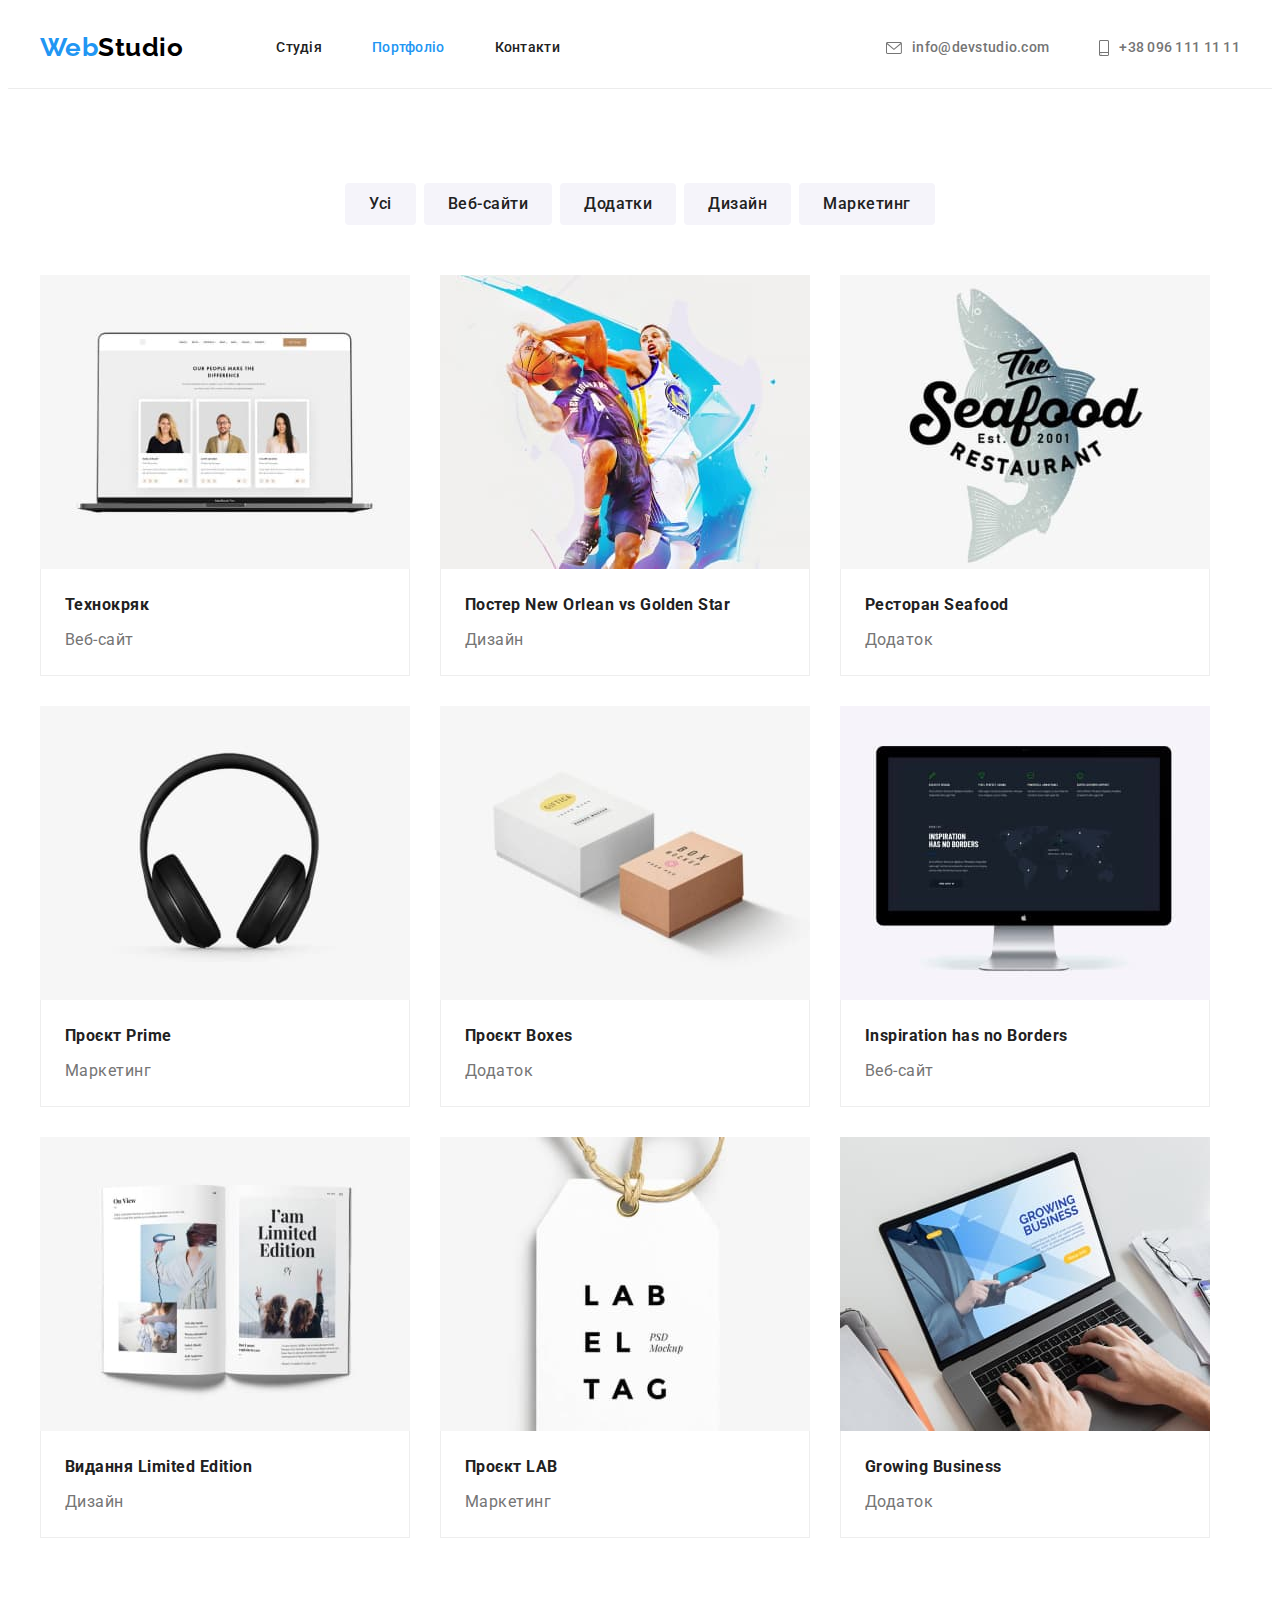
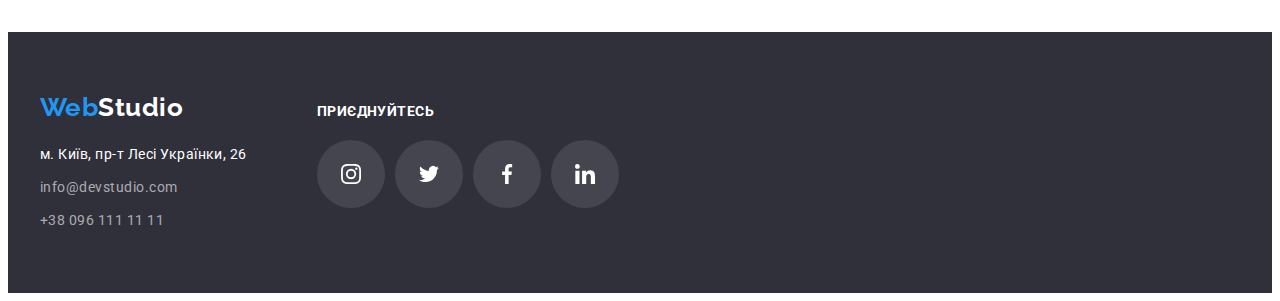
<file: portfolio.html>
<!DOCTYPE html>
<html lang="uk">
  <head>
    <meta charset="UTF-8" />
    <meta http-equiv="X-UA-Compatible" content="IE=edge" />
    <meta name="viewport" content="width=device-width, initial-scale=1.0" />
    <title>Студія</title>

    <link rel="preconnect" href="https://fonts.googleapis.com" />
    <link rel="preconnect" href="https://fonts.gstatic.com" crossorigin />
    <link
      href="https://fonts.googleapis.com/css2?family=Raleway:wght@700&family=Roboto:wght@400;500;700;900&display=swap"
      rel="stylesheet"
    />
    <link
      rel="stylesheet"
      href="https://cdnjs.cloudflare.com/ajax/libs/modern-normalize/1.1.0/modern-normalize.min.css"
      integrity="sha512-wpPYUAdjBVSE4KJnH1VR1HeZfpl1ub8YT/NKx4PuQ5NmX2tKuGu6U/JRp5y+Y8XG2tV+wKQpNHVUX03MfMFn9Q=="
      crossorigin="anonymous"
      referrerpolicy="no-referrer"
    />
    <link rel="stylesheet" href="./css/style.css" />
  </head>
  <body>
    <!-- Header -->

    <header class="header-section">
      <div class="container main-nav">
        <nav class="main-nav">
          <a href="./index.html" class="logo logo-header"
            ><span class="accent">Web</span>Studio</a
          >
          <ul class="site-nav list">
            <li class="item"><a href="./index.html" class="link">Студія</a></li>
            <li class="item">
              <a href="#" class="link curent">Портфоліо</a>
            </li>
            <li class="item">
              <a href="#" class="link">Контакти</a>
            </li>
          </ul>
        </nav>

        <ul class="auth-nav list main-nav">
          <li class="item">
            <a href="mailto:info@devstudio.com" class="link-contact link">
              <svg class="icon-link" width="16" height="12">
                <use href="./images/icons/sprite.svg#icon-envelope"></use>
              </svg>
              info@devstudio.com</a
            >
          </li>

          <li class="item">
            <a href="tel:+380961111111" class="link-contact link">
              <svg class="icon-link" width="10" height="16">
                <use href="./images/icons/sprite.svg#icon-smartphone"></use>
              </svg>
              +38 096 111 11 11</a
            >
          </li>
        </ul>
      </div>
    </header>
    <main>
      <!-- Section Button list -->

      <section class="main-portfolio">
        <div class="container">
          <h1 class="visually-hidden">Портфоліо робот</h1>
          <ul class="list button-list">
            <li>
              <button type="button" class="filter-btn">Усі</button>
            </li>
            <li>
              <button type="button" class="filter-btn">Веб-сайти</button>
            </li>
            <li>
              <button type="button" class="filter-btn">Додатки</button>
            </li>
            <li>
              <button type="button" class="filter-btn">Дизайн</button>
            </li>
            <li>
              <button type="button" class="filter-btn">Маркетинг</button>
            </li>
          </ul>

          <!-- Portfolio List -->

          <ul class="portfolio-list list">
            <li class="portfolio-item">
              <a href="" class="card-link link">
                <img
                  src="./images/img1-1.jpg"
                  alt="Зображення вебсайту"
                  width="370"
                  height="294"
                  class="type-img"
                />
                <div class="card-text">
                  <h2 class="portfolio-title">Технокряк</h2>
                  <p class="portfolio-text">Веб-сайт</p>
                </div>
              </a>
            </li>

            <li class="portfolio-item">
              <a href="" class="card-link link">
                <img
                  src="./images/img1-2.jpg"
                  alt="Зображення постеру"
                  width="370"
                  height="294"
                  class="type-img"
                />
                <div class="card-text">
                  <h2 class="portfolio-title">
                    Постер New Orlean vs Golden Star
                  </h2>
                  <p class="portfolio-text">Дизайн</p>
                </div>
              </a>
            </li>

            <li class="portfolio-item">
              <a href="" class="card-link link">
                <img
                  src="./images/img1-3.jpg"
                  alt="Зображення логотипу ресторану"
                  width="370"
                  height="294"
                  class="type-img"
                />
                <div class="card-text">
                  <h2 class="portfolio-title">Ресторан Seafood</h2>
                  <p class="portfolio-text">Додаток</p>
                </div>
              </a>
            </li>

            <li class="portfolio-item">
              <a href="" class="card-link link">
                <img
                  src="./images/img1-4.jpg"
                  alt="Навушники"
                  width="370"
                  height="294"
                  class="type-img"
                />
                <div class="card-text">
                  <h2 class="portfolio-title">Проєкт Prime</h2>
                  <p class="portfolio-text">Маркетинг</p>
                </div>
              </a>
            </li>

            <li class="portfolio-item">
              <a href="" class="card-link link">
                <img
                  src="./images/img1-5.jpg"
                  alt="Коробки"
                  width="370"
                  height="294"
                  class="type-img"
                />
                <div class="card-text">
                  <h2 class="portfolio-title">Проєкт Boxes</h2>
                  <p class="portfolio-text">Додаток</p>
                </div>
              </a>
            </li>

            <li class="portfolio-item">
              <a href="" class="card-link link">
                <img
                  src="./images/img1-6.jpg"
                  alt="Зображення вебсайту"
                  width="370"
                  height="294"
                  class="type-img"
                />
                <div class="card-text">
                  <h2 class="portfolio-title">Inspiration has no Borders</h2>
                  <p class="portfolio-text">Веб-сайт</p>
                </div>
              </a>
            </li>

            <li class="portfolio-item">
              <a href="" class="card-link link">
                <img
                  src="./images/img1-7.jpg"
                  alt="Газета"
                  width="370"
                  height="294"
                  class="type-img"
                />
                <div class="card-text">
                  <h2 class="portfolio-title">Видання Limited Edition</h2>
                  <p class="portfolio-text">Дизайн</p>
                </div>
              </a>
            </li>

            <li class="portfolio-item">
              <a href="" class="card-link link">
                <img
                  src="./images/img1-8.jpg"
                  alt="Зображення значка"
                  width="370"
                  height="294"
                  class="type-img"
                />
                <div class="card-text">
                  <h2 class="portfolio-title">Проєкт LAB</h2>
                  <p class="portfolio-text">Маркетинг</p>
                </div>
              </a>
            </li>

            <li class="portfolio-item">
              <a href="" class="card-link link">
                <img
                  src="./images/img1-9.jpg"
                  alt="Зображення додатка"
                  width="370"
                  height="294"
                  class="type-img"
                />
                <div class="card-text">
                  <h2 class="portfolio-title">Growing Business</h2>
                  <p class="portfolio-text">Додаток</p>
                </div>
              </a>
            </li>
          </ul>
        </div>
      </section>
    </main>

    <!-- Footer -->

    <footer class="footer">
      <div class="container footer-container">
        <div>
          <a href="./index.html" class="logo logo-footer"
            ><span class="accent">Web</span>Studio</a
          >

          <address>
            <ul class="contact-list list">
              <li class="contacts link">
                <a
                  href="https://goo.gl/maps/FE5Qai6ADEzeRYqn9"
                  target="_blank"
                  rel="noreferrer noopener nofollow"
                  class="contact-address link"
                  >м. Київ, пр-т Лесі Українки, 26</a
                >
              </li>

              <li class="contact-item link">
                <a href="mailto:info@devstudio.com" class="contact-item link"
                  >info@devstudio.com</a
                >
              </li>

              <li class="contact-item link">
                <a href="tel:+380961111111" class="contact-item link"
                  >+38 096 111 11 11</a
                >
              </li>
            </ul>
          </address>
        </div>
        <div class="social-footer">
          <b class="footer-text">приєднуйтесь</b>
          <ul class="footer-social list">
            <li class="social-item">
              <a href="" class="social-link footer-item link"
                ><svg class="social-item-symbol footer-symbol">
                  <use
                    href="./images/icons/sprite.svg#icon-instagram"
                  ></use></svg
              ></a>
            </li>
            <li class="social-item">
              <a href="" class="social-link footer-item link"
                ><svg class="social-item-symbol footer-symbol">
                  <use href="./images/icons/sprite.svg#icon-twitter"></use></svg
              ></a>
            </li>
            <li class="social-item">
              <a href="" class="social-link footer-item link"
                ><svg class="social-item-symbol footer-symbol">
                  <use
                    href="./images/icons/sprite.svg#icon-facebook"
                  ></use></svg
              ></a>
            </li>
            <li class="social-item">
              <a href="" class="social-link footer-item link"
                ><svg class="social-item-symbol footer-symbol">
                  <use
                    href="./images/icons/sprite.svg#icon-linkedin"
                  ></use></svg
              ></a>
            </li>
          </ul>
        </div>
      </div>
    </footer>
  </body>
</html>
</file>
<file: css/style.css>
:root {
  --primary-text-color: #212121;
  --secondary-text-color: #757575;
  --accent-color: #2196f3;
  --primary-background-color: #ffffff;
  --secondary-background-color: #2f303a;
  --primary-logo-color: #000000;
  --contact-color: rgba(255, 255, 255, 0.6);
  --primary-btn-color: #f5f4fa;
  --active-btn-color: #188ce8;
  --border-color: #ececec;
  --icon-color: #afb1b8;
  --footer-item-color: rgba(255, 255, 255, 0.1);
  --background-color-hero: #c4c4c4;
}

body {
  color: var(--primary-text-color);
  font-family: "Roboto", sans-serif;
  letter-spacing: 0.03em;
}

.list {
  padding: 0px;
  margin: 0px;
  list-style: none;
  text-decoration: none;
}

.link {
  text-decoration: none;
}

.container {
  width: 1200px;
  padding-left: 15px;
  padding-right: 15px;
  margin: 0 auto;
}

/* Header */

.header-section {
  border-bottom: 1px solid var(--border-color);
}

/* Main-nav */

.main-nav {
  display: flex;
  align-items: center;
}

.logo {
  font-family: "Raleway", sans-serif;
  font-weight: 700;
  font-size: 26px;
  line-height: 1.19;
  text-decoration: none;
}

.logo.logo-header {
  display: inline-block;
  margin-right: 93px;
  padding-top: 24px;
  padding-bottom: 25px;

  color: var(--primary-logo-color);
}

.logo.logo-footer {
  color: #ffffff;
}

.accent {
  color: var(--accent-color);
}

.site-nav {
  display: flex;
}

.site-nav .item + .item {
  margin-left: 50px;
}

.site-nav .link {
  display: block;
  padding-top: 32px;
  padding-bottom: 32px;

  color: var(--primary-text-color);
  font-weight: 500;
  font-size: 14px;
  line-height: 1.14;
  letter-spacing: 0.02em;
}

.site-nav .curent {
  color: var(--accent-color);
}

.auth-nav {
  display: flex;
  margin-left: auto;
}

.auth-nav .item + .item {
  margin-left: 50px;
}

.auth-nav .link {
  display: flex;
  align-items: center;
  padding-top: 32px;
  padding-bottom: 32px;

  color: var(--secondary-text-color);
  font-weight: 500;
  font-size: 14px;
  line-height: 1.14px;
  letter-spacing: 0.02em;
}

.link-contact {
  display: flex;

  color: var(--icon-color);
}

.icon-link {
  margin-right: 10px;
  fill: currentColor;
}

.link:hover,
.link:focus {
  color: var(--accent-color);
}

/* Hero Section */

.hero-section {
  padding-top: 200px;
  padding-bottom: 200px;
  text-align: center;
}

.hero-title {
  margin-top: 0px;
  margin-bottom: 30px;
  margin-left: auto;
  margin-right: auto;
  max-width: 696px;

  color: var(--primary-background-color);
  text-transform: uppercase;
  font-weight: 900;
  font-size: 44px;
  line-height: 1.36;
  letter-spacing: 0.06em;
}

.btn {
  display: inline-block;
  border-radius: 4px;
  margin-top: 0px;
  padding: 10px 32px;
  min-width: 216px;
  text-align: center;
  cursor: pointer;
  border-color: transparent;

  color: var(--primary-background-color);
  background-color: var(--accent-color);
  box-shadow: 0px 4px 4px rgba(0, 0, 0, 0.15);
  font-family: inherit;
  font-weight: 700;
  font-size: 16px;
  line-height: 1.88;
  letter-spacing: 0.06em;
}

.hero-section > .btn:hover,
.hero-section > .btn:focus {
  color: var(--primary-background-color);
  background-color: var(--active-btn-color);
}

.overlay {
  max-width: 1600px;
  margin-left: auto;
  margin-right: auto;
  background-image: linear-gradient(
      rgba(47, 48, 58, 0.4),
      rgba(47, 48, 58, 0.4)
    ),
    url(../../goit-markup-hw-04/images/Hero_img.jpg);
  background-repeat: no-repeat;
  background-color: var(--background-color-hero);
  background-size: cover;
}

/* Section Benefits */

.visually-hidden {
  position: absolute;
  white-space: nowrap;
  width: 1px;
  height: 1px;
  overflow: hidden;
  padding: 0;
  border: 0;
  clip: rect(0 0 0 0);
  clip-path: inset(50%);
  margin: -1px;
}

.benefit-section {
  padding-top: 94px;
  padding-bottom: 47px;
}

.container-benefit {
  max-width: 270px;
}

.benefit-list {
  display: flex;
  justify-content: space-between;
}

.icon-container {
  display: flex;
  align-items: center;
  justify-content: center;
  width: 270px;
  height: 120px;
  margin-bottom: 30px;
  border-radius: 4px;

  background: var(--primary-btn-color);
}

.benefit-title {
  font-weight: 700;
  font-size: 14px;
  line-height: 1.14;
}

.icon-symbol {
  width: 70px;
  height: 70px;
}

.title {
  margin-top: 0px;
  margin-bottom: 10px;

  font-size: 14px;
  line-height: 1.14;
  font-weight: 700;
  text-transform: uppercase;
}

.title-text {
  margin-top: 0px;
  margin-bottom: 0px;

  color: var(--secondary-text-color);
  font-size: 14px;
  line-height: 1.71;
}

.social-container {
  display: flex;
  outline: 1px solid black;
}

/* Section Work Type */

.section-work {
  padding-top: 47px;
  padding-bottom: 94px;
}

.work-type {
  display: flex;
  justify-content: center;
}

.work-type .work-type-card:not(:last-child) {
  margin-right: 30px;
}

.type-img {
  display: block;
  max-width: 100%;
}

.section-title {
  margin-top: 0px;
  margin-bottom: 50px;
  text-align: center;

  font-weight: 700;
  font-size: 36px;
  line-height: 1.17;
}

/* Section Our Team */

.section-team {
  padding-top: 94px;
  padding-bottom: 94px;

  background-color: var(--primary-btn-color);
}

.team-list {
  display: flex;
  justify-content: space-between;
}

.team-person-info {
  max-width: 270px;
  text-align: center;
}

.team-item {
  background-color: var(--primary-background-color);
  box-shadow: 0px 1px 3px rgba(0, 0, 0, 0.12), 0px 1px 1px rgba(0, 0, 0, 0.14),
    0px 2px 1px rgba(0, 0, 0, 0.2);
  border-radius: 0px 0px 4px 4px;
}

.team-title {
  margin-top: 0px;
  margin-bottom: 0px;

  font-weight: 500;
  font-size: 16px;
  line-height: 1.18;
}

.team-title-text {
  margin-top: 10px;
  margin-bottom: 0px;

  color: var(--secondary-text-color);
  font-size: 16px;
  line-height: 1.18;
}

.name-container {
  padding-top: 30px;
  padding-bottom: 30px;
}

.social-list {
  display: flex;
  gap: 10px;
  margin-top: 16px;
  justify-content: center;
}

.social-link {
  display: flex;
  padding: 12px 12px;
  align-items: center;
  justify-content: center;
  width: 44px;
  height: 44px;
  border-radius: 50%;

  color: var(--icon-color);
  background-color: var(--primary-background-color);
}

.social-item-symbol {
  width: 20px;
  height: 20px;
  fill: currentColor;
}

.social-link:hover,
.social-link:focus {
  background-color: var(--accent-color);
}

.social-link:hover .social-item-symbol,
.social-link:focus .social-item-symbol {
  fill: var(--primary-background-color);
  background-color: var(--accent-color);
}

/* Regular Clients Section */

.cliets-section {
  padding-top: 94px;
  padding-bottom: 94px;
}

.logo-container-list {
  display: flex;
  justify-content: center;
  gap: 30px;
}

.logo-link:hover,
.logo-link:focus {
  color: var(--accent-color);
  border-color: var(--accent-color);
}

.logo-link {
  display: flex;
  padding: 16px 32px 16px 32px;
  align-items: center;
  justify-content: center;
  width: 170px;
  height: 92px;

  color: var(--icon-color);
  border: 1px solid var(--icon-color);
  border-radius: 4px;
}

.logo-symbol {
  width: 106px;
  height: 60px;

  fill: currentColor;
}

/* Footer */

.footer {
  padding-top: 60px;
  padding-bottom: 60px;

  background-color: var(--secondary-background-color);
}

.footer-container {
  display: flex;
  align-items: baseline;
}

.logo.logo-footer {
  display: block;
  margin-top: 0px;
  margin-bottom: 20px;
}

.contact-list.list {
  font-style: normal;
  font-size: 14px;
  line-height: 1.71;
}

.contact-address.link {
  display: block;
  margin-top: 0px;
  margin-bottom: 0px;

  color: var(--primary-background-color);
}

.contact-address:hover,
.contact-address:focus {
  color: var(--accent-color);
}
.contact-item.link {
  display: block;
  margin-top: 9px;
  margin-bottom: 0px;

  color: var(--contact-color);
}

.contact-item:hover,
.contact-item:focus {
  color: var(--accent-color);
}

.social-footer {
  display: block;
  align-items: baseline;

  margin-left: 70px;
}

.footer-text {
  font-weight: 700;
  font-size: 14px;
  line-height: 1.14;
  letter-spacing: 0.03em;
  text-transform: uppercase;
  margin-top: 0px;
  margin-bottom: 20px;

  color: var(--primary-background-color);
}

.footer-social {
  display: flex;
  margin-top: 20px;
  margin-right: auto;
  gap: 10px;
}

.footer-item {
  color: var(--primary-background-color);
  background-color: var(--footer-item-color);
}

.footer-symbol {
  fill: currentColor;
}

/* Page Portfolio */

.filter-btn {
  display: inline-block;

  padding: 6px 22px;
  width: auto;
  border-radius: 4px;
  border-color: transparent;

  color: var(--primary-text-color);
  background-color: var(--primary-btn-color);
  font-family: inherit;
  font-weight: 500;
  font-size: 16px;
  line-height: 1.62;
  letter-spacing: 0.03em;
  cursor: pointer;
}

.button-list {
  display: flex;
  justify-content: center;
  gap: 8px;
  margin-bottom: 50px;
}

.filter-btn:hover,
.filter-btn:focus {
  color: var(--primary-background-color);
  background-color: var(--accent-color);
  box-shadow: 0px 3px 1px rgba(0, 0, 0, 0.1), 0px 1px 2px rgba(0, 0, 0, 0.08),
    0px 2px 2px rgba(0, 0, 0, 0.12);
}

/* Portfolio container */

.main-portfolio {
  padding-top: 94px;
  padding-bottom: 94px;
}

.portfolio-title {
  margin-top: 0;
  margin-bottom: 4px;

  color: var(--primary-text-color);
  font-weight: 700;
  font-size: 16px;
  line-height: 2;
}

.portfolio-text {
  margin-top: 0px;
  margin-bottom: 0px;

  color: var(--secondary-text-color);
  font-size: 16px;
  line-height: 1.88;
}

.portfolio-list {
  display: flex;
  flex-wrap: wrap;
  gap: 30px;
}

.card-text {
  padding: 20px 24px;
  border-left: 1px solid #eeeeee;
  border-bottom: 1px solid #eeeeee;
  border-right: 1px solid #eeeeee;
}

.card-link {
  display: block;
}

.card-link:hover,
.card-link:focus {
  box-shadow: 0px 1px 1px rgba(0, 0, 0, 0.12), 0px 4px 4px rgba(0, 0, 0, 0.06),
    1px 4px 6px rgba(0, 0, 0, 0.16);
}
</file>
